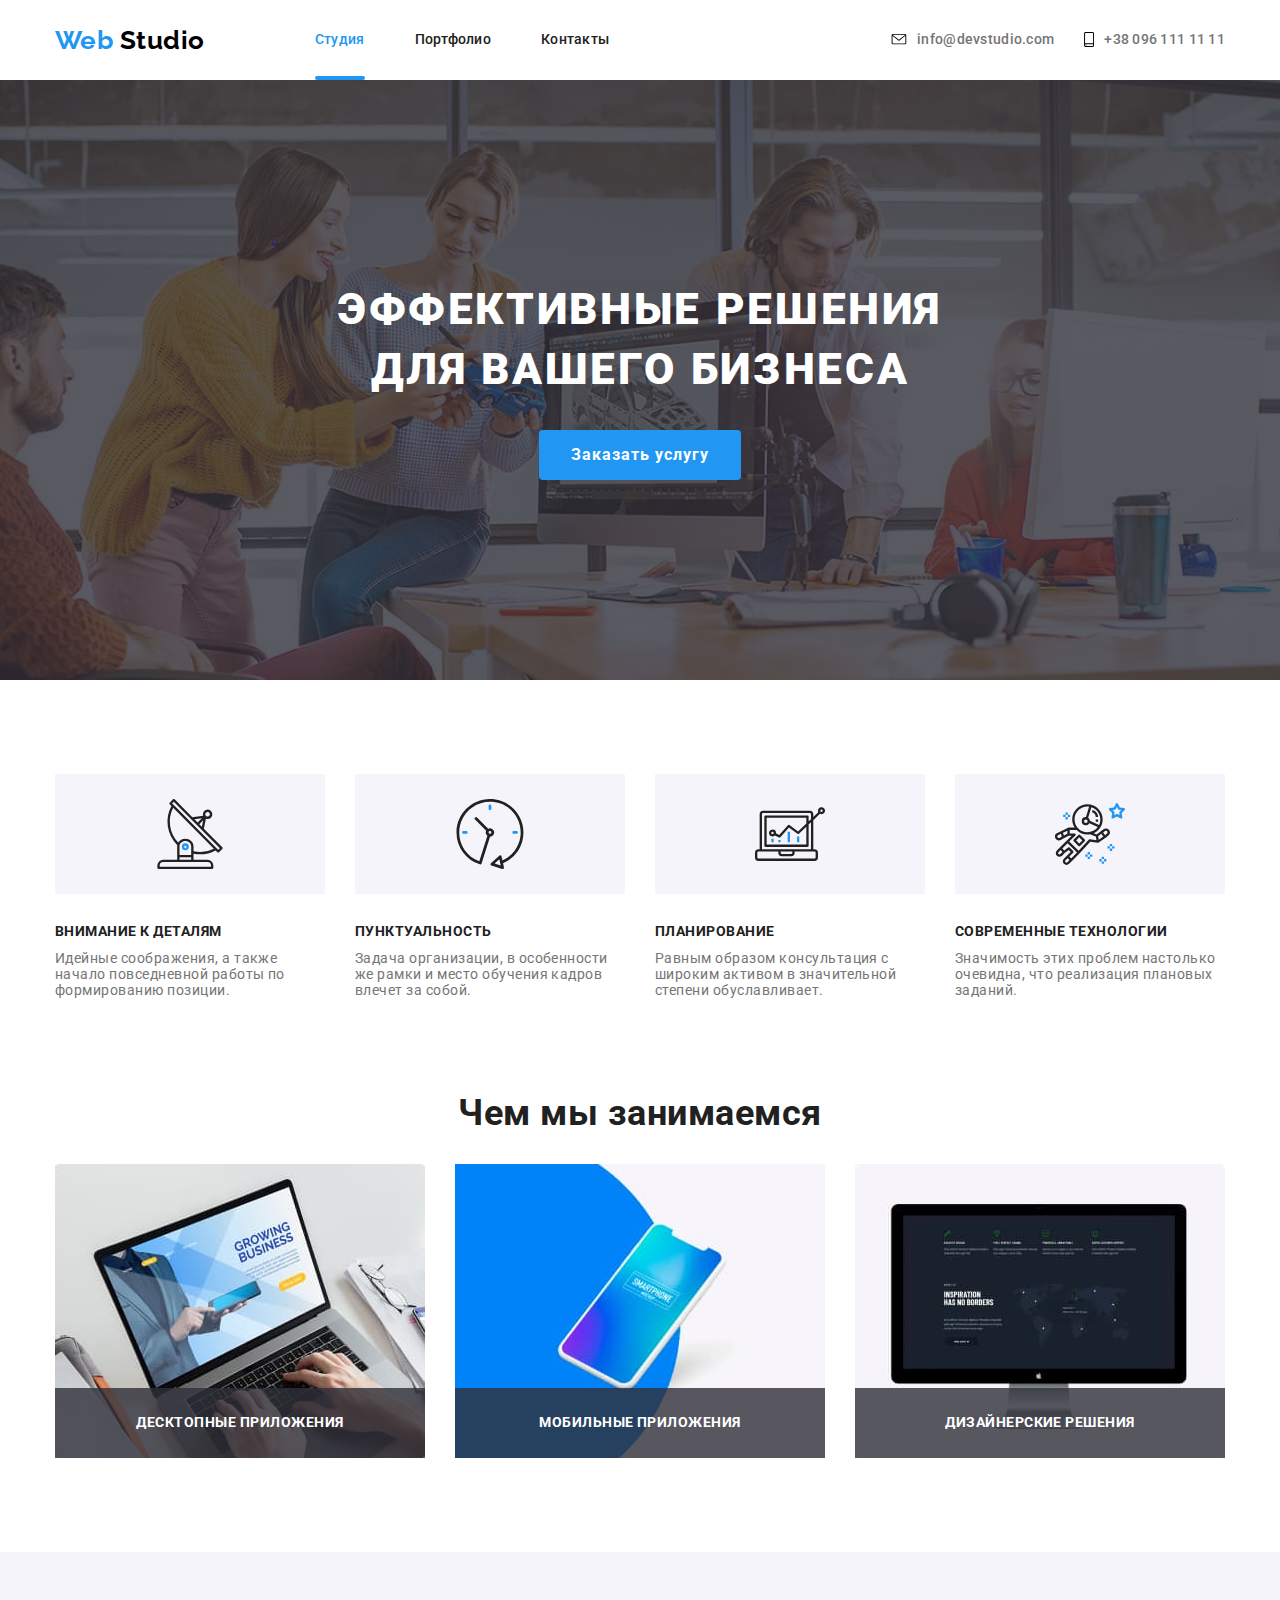
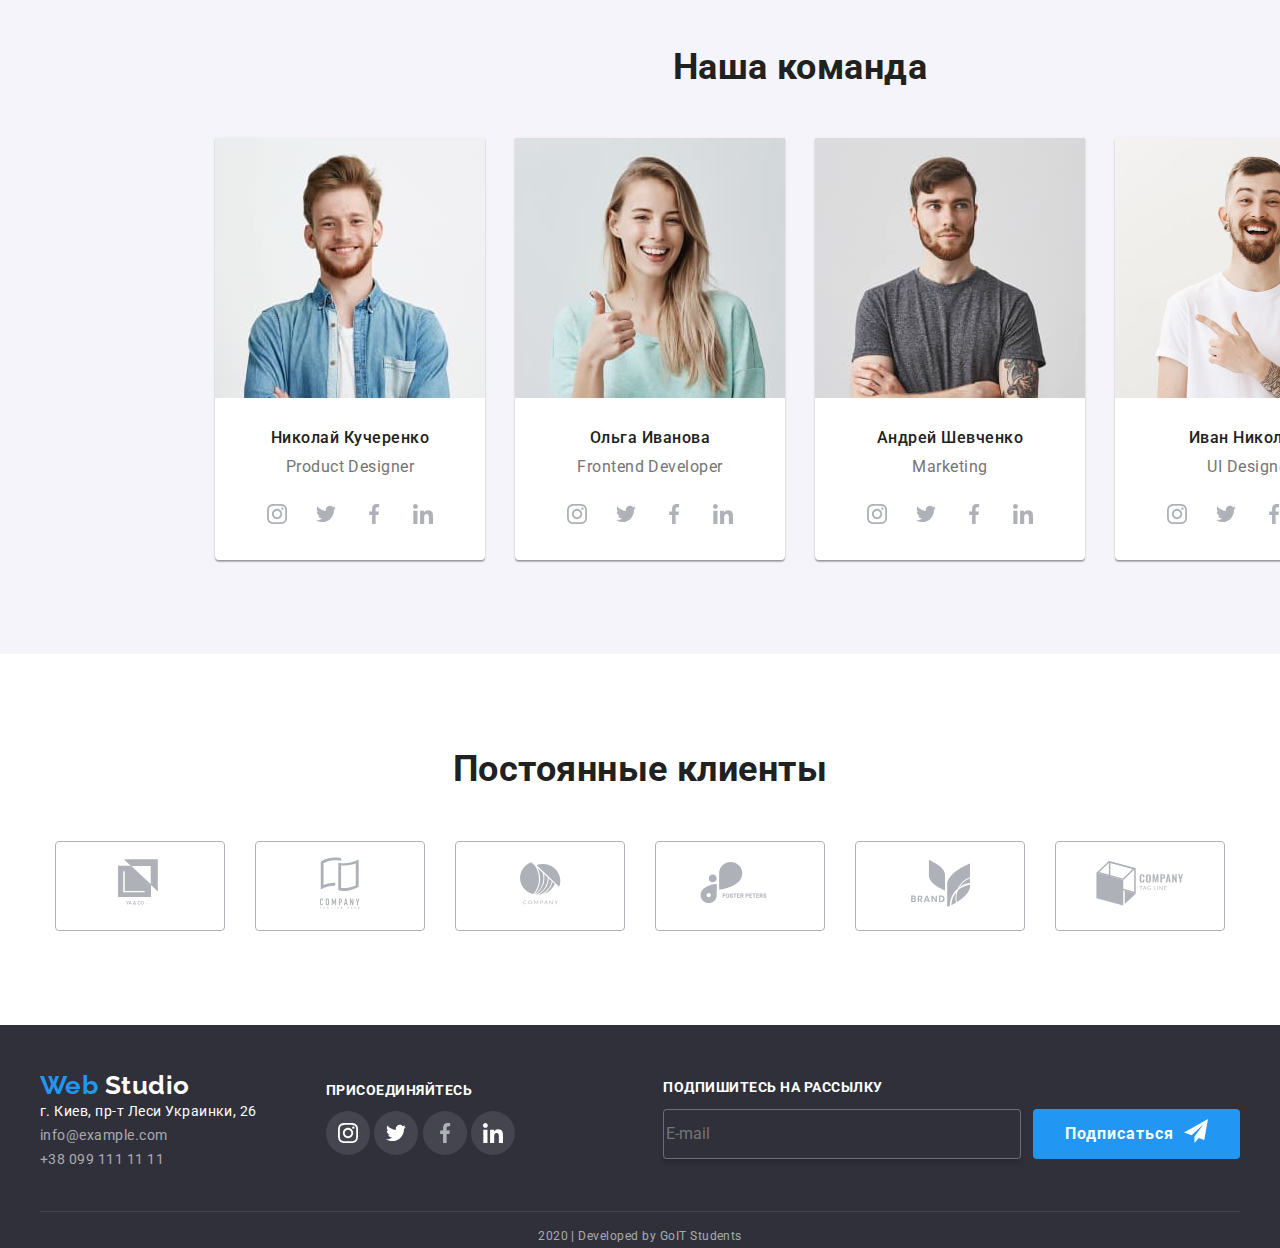
<file: index.html>
<!DOCTYPE html>
<html lang="ru">
  <head>
    <meta charset="UTF-8" />
    <meta name="viewport" content="width=device-width, initial-scale=1.0" />
    <title>Web Studio v.1</title>
    <link
      href="https://fonts.googleapis.com/css2?family=Raleway:wght@700&family=Roboto:wght@400;500;700;900&display=swap"
      rel="stylesheet"
    />
    <link
      rel="stylesheet"
      href="https://cdnjs.cloudflare.com/ajax/libs/modern-normalize/0.6.0/modern-normalize.min.css"
    />
    <link rel="stylesheet" href="./css/styles.css" />
  </head>
  <body>
    <!-- Шапка страницы -->
    <header>
      <nav class="main-nav">
        <div class="logo">
          <a href="./">
            <span class="logo-web">Web </span>
            <span class="logo-studio">Studio</span>
          </a>
        </div>
        <div class="site-nav">
          <ul class="site-nav list">
            <li class="item"><a href="./" class="link current">Студия</a></li>
            <li class="item">
              <a href="./portfolio.html" class="link">Портфолио</a>
            </li>
            <li class="item"><a href="" class="link">Контакты</a></li>
          </ul>
        </div>
        <!-- <address> -->
        <div class="outh-nav">
          <ul class="outh-nav list">
            <li class="item">
              <a href="mailto:info@devstudio.com" class="link">
                <svg class="item-icon-envelope">
                  <use href="./img/sprite.svg#icon-envelope"></use>
                </svg>
                info@devstudio.com</a
              >
            </li>
            <li class="item">
              <a href="tel:+380961111111" class="link">
                <svg class="item-icon-smartphone">
                  <use href="./img/sprite.svg#icon-smartphone"></use>
                </svg>
                +38 096 111 11 11</a
              >
            </li>
          </ul>
        </div>
        <!-- </address> -->
      </nav>
    </header>
    <!-- Основной контент страницы -->
    <main>
      <!-- Герой -->
      <div>
        <section class="hero">
          <h1 class="hero-title">
            Эффективные решения <br />
            для вашего бизнеса
          </h1>
          <button class="primary-button" data-modal-open>Заказать услугу</button>
        <div class="backdrop is-hidden" data-modal>
          <div class="modal">
            <a href="" class="close-cross-button">
            <img src="./img/close-black.svg" alt="крестик" />
            </a>
            <form class="form">
              <p class="form-field-text">Оставьте свои данные, мы вам перезвоним</p>
              <div class="form-field">
                <input type="text" class="form-input" name="name" id="name" placeholder=" "/>
                <label for="name" class="form-label">Имя</label>
                  <svg class="icon">
                    <use href="./img/sprite.modalwindow.svg#icon-person-black"></use>
                  </svg>
              </div>
              <div class="form-field">
                <input type="tel" class="form-input" name="tel" id="tel" placeholder=" "/>
                <label for="tel" class="form-label">Телефон</label>
              <svg class="icon">
                <use href="./img/sprite.modalwindow.svg#icon-phone-black"></use>
              </svg>
              </div> 
              <div class="form-field">
                <input type="email" class="form-input" name="email" id="email" placeholder=" " />
                <label for="email" class="form-label">Почта</label>
              <svg class="icon">
                <use href="./img/sprite.modalwindow.svg#icon-email-black"></use>
              </svg>
              </div>
              <div class="form-field-textarea">
                <textarea name="comment" id="comment" rows="8" placeholder="Комментарий"></textarea>
              </div>
              <div class="form-field-checkbox">
                <input class="checkbox" type="checkbox" name="license" value="license" id="license" />
                <label class="label" for="license">Соглашаюсь с рассылкой и принимаю <a href="" class="licence-link">Условия договора</a></label>
              </div>
              <button type="submit" class="primary-button-modal" data-modal-close>Отправить</button>
            </form>
           
          </div>
      </div>
      </section>
      <!-- Преимущества-->
      <section class="advantages">
        <div class="container">
          <h2 class="advantages-title">Преимущества</h2>
          <ul class="advantages-list">
            <li class="item">
              <h3 class="advantages-name">Внимание к деталям</h3>
              <p class="advantages-text">
                Идейные соображения, а также начало повседневной работы по
                формированию позиции.
              </p>
            </li>
            <li class="item">
              <h3 class="advantages-name">Пунктуальность</h3>
              <p class="advantages-text">
                Задача организации, в особенности же рамки и место обучения
                кадров влечет за собой.
              </p>
            </li>
            <li class="item">
              <h3 class="advantages-name">Планирование</h3>
              <p class="advantages-text">
                Равным образом консультация с широким активом в значительной
                степени обуславливает.
              </p>
            </li>
            <li class="item">
              <h3 class="advantages-name">Современные технологии</h3>
              <p class="advantages-text">
                Значимость этих проблем настолько очевидна, что реализация
                плановых заданий.
              </p>
            </li>
          </ul>
        </div>
      </section>
      <!-- Чем мы занимаемся -->
      <section class="work">
        <div class="container">
          <h2 class="work-title">Чем мы занимаемся</h2>
          <ul class="work-list">
            <li class="item">
              <img src="./img/notebook.jpg" alt="ноутбук" />
              <h3 class="work-name">Десктопные приложения</h3>
            </li>
            <li class="item">
              <img src="./img/iphone.jpg" alt="айфон" />
              <h3 class="work-name">Мобильные приложения</h3>
            </li>
            <li class="item">
              <img src="./img/monitor.jpg" alt="монитор" />
              <h3 class="work-name">Дизайнерские решения</h3>
            </li>
          </ul>
        </div>
      </section>
      <!-- Наша команда-->
      <section class="team">
        <div class="container-team">
          <h2 class="team-title">Наша команда</h2>
          <ul class="team-list">
            <li class="item">
              <img src="./img/John_Smith.jpg" alt="Фото Николая Кучеренко" />
              <h3 class="team-name">Николай Кучеренко</h3>
              <p class="team-function">Product Designer</p>
              <a href="" class="social-links">
                <svg class="social-links-item">
                  <use href="./img/sprite.svg#icon-instagram"></use>
                  </svg>
                </a>
              <a href="" class="social-links">
                <svg class="social-links-item">
                  <use href="./img/sprite.svg#icon-twitter"></use></svg
              ></a>
              <a href="" class="social-links"
                ><svg class="social-links-item">
                  <use href="./img/sprite.svg#icon-facebook"></use></svg
              ></a>
              <a href="" class="social-links"
                ><svg class="social-links-item">
                  <use href="./img/sprite.svg#icon-linkedin"></use></svg
              ></a>
            </li>
            <li class="item">
              <img src="./img/Marta_Stewart.jpg" alt="Фото Ольги Ивановой" />
              <h3 class="team-name">Ольга Иванова</h3>
              <p class="team-function">Frontend Developer</p>
              <a href="" class="social-links"
                ><svg class="social-links-item">
                  <use href="./img/sprite.svg#icon-instagram"></use></svg
              ></a>
              <a href="" class="social-links"
                ><svg class="social-links-item">
                  <use href="./img/sprite.svg#icon-twitter"></use></svg
              ></a>
              <a href="" class="social-links"
                ><svg class="social-links-item">
                  <use href="./img/sprite.svg#icon-facebook"></use></svg
              ></a>
              <a href="" class="social-links"
                ><svg class="social-links-item">
                  <use href="./img/sprite.svg#icon-linkedin"></use></svg
              ></a>
            </li>
            <li class="item">
              <img src="./img/Robert_Jakis.jpg" alt="Фото Андрея Шевченко" />
              <h3 class="team-name">Андрей Шевченко</h3>
              <p class="team-function">Marketing</p>
              <a href="" class="social-links"
                ><svg class="social-links-item">
                  <use href="./img/sprite.svg#icon-instagram"></use></svg
              ></a>
              <a href="" class="social-links"
                ><svg class="social-links-item">
                  <use href="./img/sprite.svg#icon-twitter"></use></svg
              ></a>
              <a href="" class="social-links"
                ><svg class="social-links-item">
                  <use href="./img/sprite.svg#icon-facebook"></use></svg
              ></a>
              <a href="" class="social-links"
                ><svg class="social-links-item">
                  <use href="./img/sprite.svg#icon-linkedin"></use></svg
              ></a>
            </li>
            <li class="item">
              <img src="./img/Martin_Doe.jpg" alt="Фото Ивана Николаева" />
              <h3 class="team-name">Иван Николаев</h3>
              <p class="team-function">UI Designer</p>
              <a href="" class="social-links"
                ><svg class="social-links-item">
                  <use href="./img/sprite.svg#icon-instagram"></use></svg
              ></a>
              <a href="" class="social-links"
                ><svg class="social-links-item">
                  <use href="./img/sprite.svg#icon-twitter"></use></svg
              ></a>
              <a href="" class="social-links"
                ><svg class="social-links-item">
                  <use href="./img/sprite.svg#icon-facebook"></use></svg
              ></a>
              <a href="" class="social-links"
                ><svg class="social-links-item">
                  <use href="./img/sprite.svg#icon-linkedin"></use></svg
              ></a>
            </li>
          </ul>
        </div>
      </section>
      <!-- Постоянные клиенты-->
      <section class="clients">
        <div class="container-clients">
          <h2 class="clients-title">Постоянные клиенты</h2>
          <ul class="clients-list">
            <li class="item">
              <a href="">
                <svg class="clients-item" width="44" height="49">
                  <use href="./img/sprite.svg#icon-company_1_ya__co"></use>
                </svg>
              </a>
            </li>
            <li class="item">
              <a href="">
                <svg class="clients-item" width="40" height="52">
                  <use
                    href="./img/sprite.svg#icon-company_2_tag_line_hear"
                  ></use>
                </svg>
              </a>
            </li>
            <li class="item">
              <a href="">
                <svg class="clients-item" width="41" height="43">
                  <use href="./img/sprite.svg#icon-company_3"></use>
                </svg>
              </a>
            </li>
            <li class="item">
              <a href="">
                <svg class="clients-item" width="80" height="42">
                  <use
                    href="./img/sprite.svg#icon-company_4_Foster_Peters"
                  ></use>
                </svg>
              </a>
            </li>
            <li class="item">
              <a href="">
                <svg class="clients-item" width="59" height="47">
                  <use href="./img/sprite.svg#icon-company_5_brand"></use>
                </svg>
              </a>
            </li>
            <li class="item">
              <a href="">
                <svg class="clients-item" width="88" height="45">
                  <use href="./img/sprite.svg#icon-company_6_tag_line"></use>
                </svg>
              </a>
            </li>
          </ul>
        </div>
      </section>
    </main>
    <!-- Подвал страницы-->
    <footer class="contacts">
      <div class="footer-position">
        <div class="adress-info">
          <a href="./">
            <span class="logo-web">Web </span>
            <span class="logo-studio-footer">Studio</span>
          </a>
          <address>
            <ul class="adress">
              <li>
                <a href="" class="map">г. Киев, пр-т Леси Украинки, 26</a>
              </li>
              <li>
                <a href="mailto:info@example.com" class="link"
                  >info@example.com</a
                >
              </li>
              <li>
                <a href="tel:+380991111111" class="link">+38 099 111 11 11</a>
              </li>
            </ul>
          </address>
        </div>
        <section>
          <div class="social-invintation">
            <h2 class="invitation">присоединяйтесь</h2>
            <a href="" class="social-links-footer"
              ><svg class="social-links-item-footer">
                <use href="./img/sprite.svg#icon-instagram"></use></svg
            ></a>
            <a href="" class="social-links-footer">
              <svg class="social-links-item-footer">
                <use href="./img/sprite.svg#icon-twitter"></use></svg
            ></a>
            <a href="" class="social-links-footer"
              ><svg class="social-links-item">
                <use href="./img/sprite.svg#icon-facebook"></use></svg
            ></a>
            <a href="" class="social-links-footer">
              <svg class="social-links-item-footer">
                <use href="./img/sprite.svg#icon-linkedin"></use>
              </svg>
            </a>
          </div>
        </section>
        <div class="sign-up">
          <form class="form-footer">
            <div class="sign-up">
             <p class="invitation">подпишитесь на рассылку</p>
             <input type="email" class="form-input-footer" name="email" id="email" placeholder="E-mail" />
            </div>
          </form>
        </div>
        <div class="position-footer-button">
            <a href="" class="primary-button">
            Подписаться<span class="btn-icon"></span
          ></a>
        </div>
      </div>
      <div class="signature-border">
        <p class="signature">2020 | Developed by GoIT Students</p>
      </div>
    </footer>
    <script src="./js/modal.js"></script>
  </body>
</html>
</file>
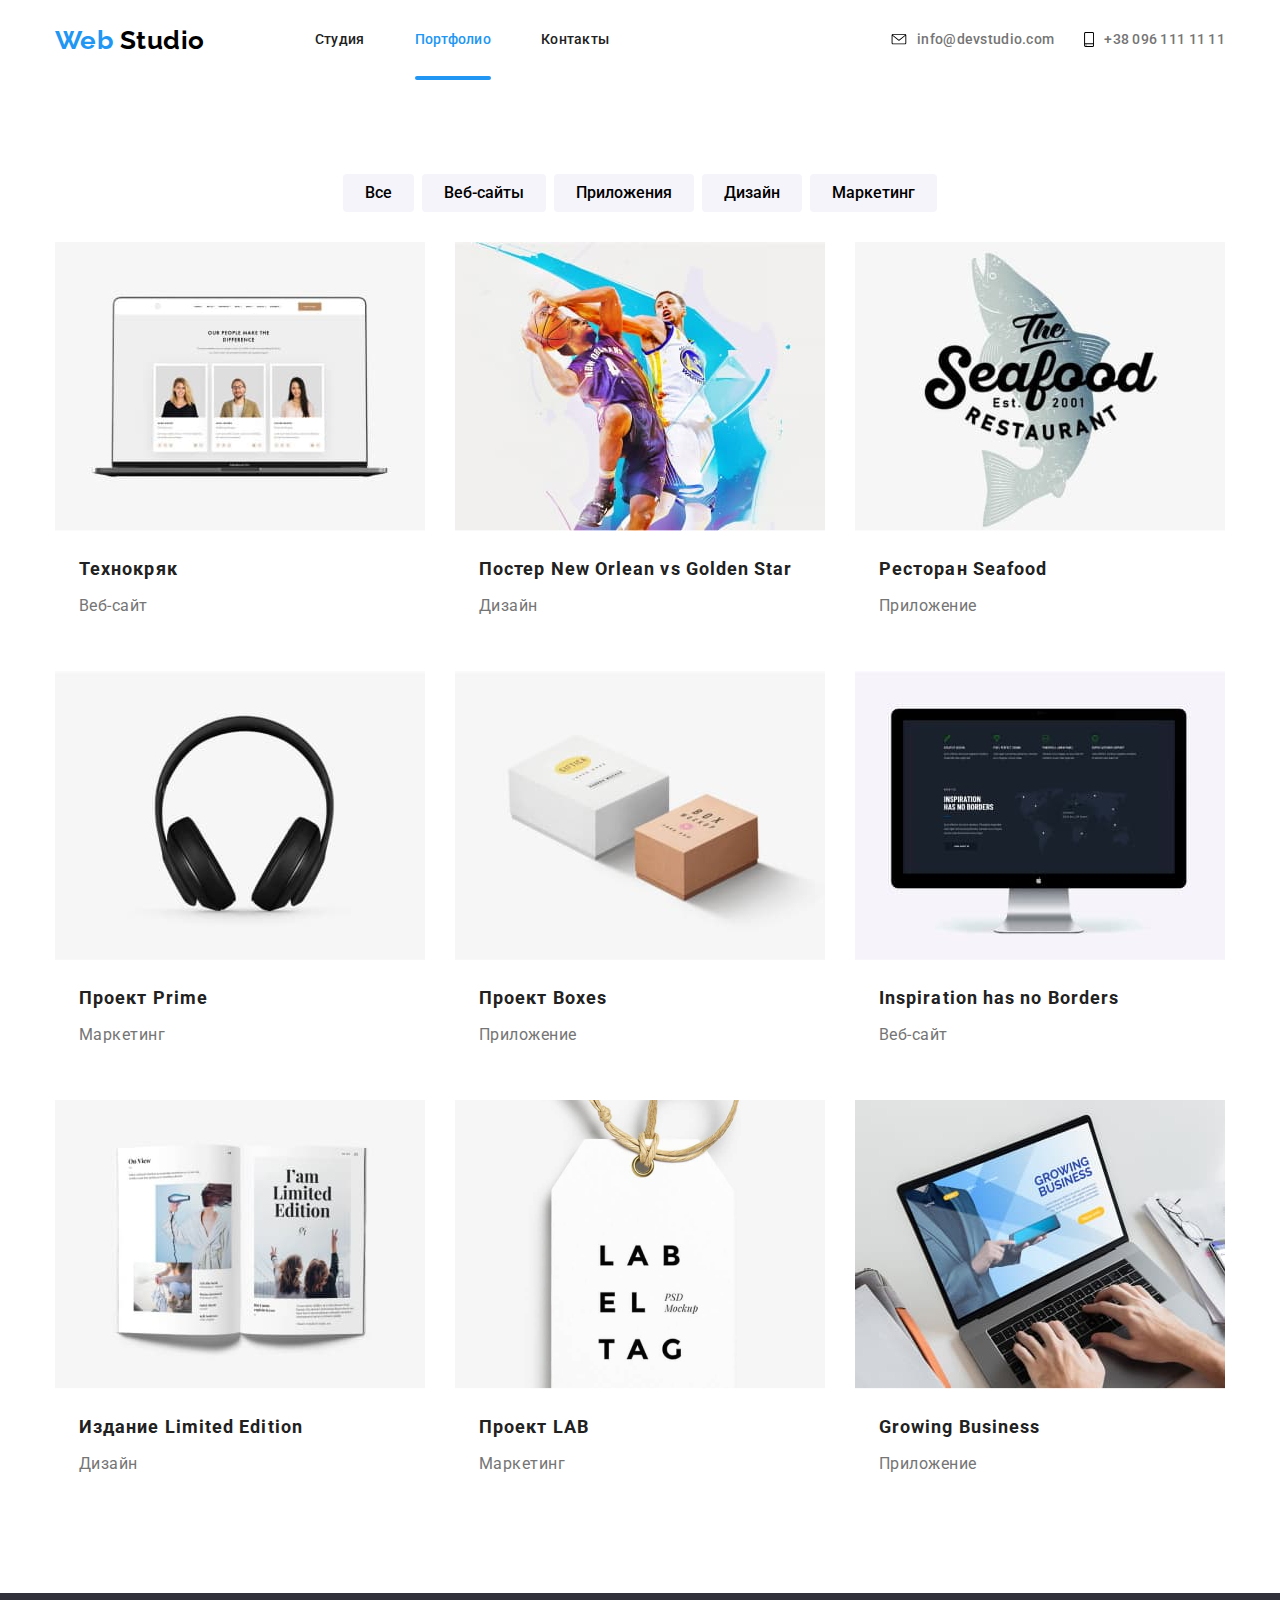
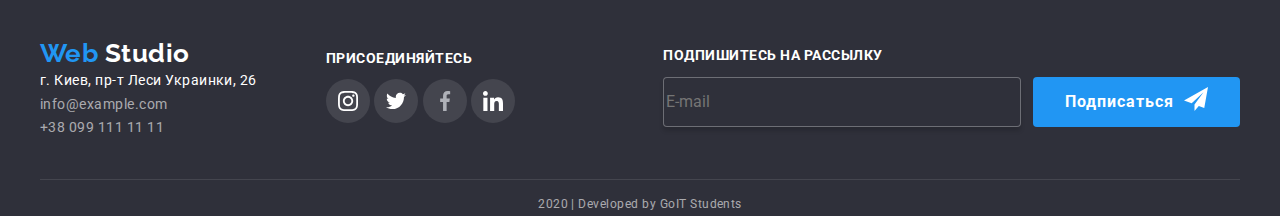
<file: portfolio.html>
<!DOCTYPE html>
<html lang="ru">
  <head>
    <meta charset="UTF-8" />
    <meta name="viewport" content="width=device-width, initial-scale=1.0" />
    <title>portfolio</title>
    <link
      href="https://fonts.googleapis.com/css2?family=Raleway:wght@700&family=Roboto:wght@400;500;700;900&display=swap"
      rel="stylesheet"
    />
    <link
      rel="stylesheet"
      href="https://cdnjs.cloudflare.com/ajax/libs/modern-normalize/0.6.0/modern-normalize.min.css"
    />
    <link rel="stylesheet" href="./css/styles.css" />
  </head>

  <body>
    <!-- Шапка страницы -->
    <header>
      <nav class="main-nav">
        <div class="logo">
          <a href="./">
            <span class="logo-web">Web </span>
            <span class="logo-studio">Studio</span>
          </a>
        </div>
        <div class="site-nav">
          <ul class="site-nav list">
            <li class="item"><a href="./index.html" class="link">Студия</a></li>
            <li class="item">
              <a href="./" class="link current">Портфолио</a>
            </li>
            <li class="item"><a href="" class="link">Контакты</a></li>
          </ul>
        </div>
        <!-- <address> -->
        <div class="outh-nav">
          <ul class="outh-nav list">
            <li class="item">
              <a href="mailto:info@devstudio.com" class="link">
                <svg class="item-icon-envelope">
                  <use href="./img/sprite.svg#icon-envelope"></use>
                </svg>
                info@devstudio.com</a
              >
            </li>
            <li class="item">
              <a href="tel:+380961111111" class="link">
                <svg class="item-icon-smartphone">
                  <use href="./img/sprite.svg#icon-smartphone"></use>
                </svg>
                +38 096 111 11 11</a
              >
            </li>
          </ul>
        </div>
        <!-- </address> -->
      </nav>
    </header>
    <!-- Основной контент страницы -->
    <main>
      <!-- Портфолио -->
      <section>
        <h1 class="portfolio-title">Портфолио</h1>
        <!-- Радио кнопки -->
        <div class="container">
          <ul class="button-list">
            <li class="item">
              <button type="button" class="secondary-button">Все</button>
              <!-- <ul class="submenu">
                <li class="submenu-item">Пункт1</li>
                <li class="submenu-item">Пункт2</li>
                <li class="submenu-item">Пункт3</li>
              </ul> -->
            </li>
            <li class="item">
              <button type="button" class="secondary-button">Веб-сайты</button>
              <!-- <ul class="submenu">
                <li class="submenu-item">Пункт1</li>
                <li class="submenu-item">Пункт2</li>
                <li class="submenu-item">Пункт3</li>
              </ul> -->
            </li>
            <li class="item">
              <button type="button" class="secondary-button">Приложения</button>
              <!-- <ul class="submenu">
                <li class="submenu-item">Пункт1</li>
                <li class="submenu-item">Пункт2</li>
                <li class="submenu-item">Пункт3</li>
              </ul> -->
            </li>
            <li class="item">
              <button type="button" class="secondary-button">Дизайн</button>
              <!-- <ul class="submenu">
                <li class="submenu-item">Пункт1</li>
                <li class="submenu-item">Пункт2</li>
                <li class="submenu-item">Пункт3</li>
              </ul> -->
            </li>
            <li class="item">
              <button type="button" class="secondary-button">Маркетинг</button>
              <!-- <ul class="submenu">
                <li class="submenu-item">Пункт1</li>
                <li class="submenu-item">Пункт2</li>
                <li class="submenu-item">Пункт3</li>
              </ul> -->
            </li>
          </ul>
        </div>
        <!-- Карточки -->
        <div class="portfolio-container">
          <ul class="portfolio-list">
            <li class="item">
              <div class="product-thumb">
                <a href=""
                  ><img src="./img/Our_people.jpg" alt="фото наша команда" />
                  <p class="portfolio-text">
                    Технокряк это современная площадка распространения
                    коронавируса. Компании используют эту платформу для
                    цифрового шпионажа и атак на защищённые сервера конкурентов.
                  </p>
                </a>
              </div>
              <h2 class="portfolio-name">Технокряк</h2>
              <p class="portfolio-item">Веб-сайт</p>
            </li>
            <li class="item">
              <div class="product-thumb">
                <a href="">
                  <img src="./img/Basketball.jpg" alt="фото игра в баскетбол" />
                  <p class="portfolio-text">
                    Технокряк это современная площадка распространения
                    коронавируса. Компании используют эту платформу для
                    цифрового шпионажа и атак на защищённые сервера конкурентов.
                  </p>
                </a>
              </div>
              <h2 class="portfolio-name">Постер New Orlean vs Golden Star</h2>
              <p class="portfolio-item">Дизайн</p>
            </li>
            <li class="item">
              <div class="product-thumb">
                <a href="">
                  <img src="./img/Seafood.jpg" alt="логотип ресторана" />
                  <p class="portfolio-text">
                    Технокряк это современная площадка распространения
                    коронавируса. Компании используют эту платформу для
                    цифрового шпионажа и атак на защищённые сервера конкурентов.
                  </p>
                </a>
              </div>
              <h2 class="portfolio-name">Ресторан Seafood</h2>
              <p class="portfolio-item">Приложение</p>
            </li>
            <li class="item">
              <div class="product-thumb">
                <a href="">
                  <img src="./img/Headphones.jpg" alt="наушники" />
                  <p class="portfolio-text">
                    Технокряк это современная площадка распространения
                    коронавируса. Компании используют эту платформу для
                    цифрового шпионажа и атак на защищённые сервера конкурентов.
                  </p>
                </a>
              </div>
              <h2 class="portfolio-name">Проект Prime</h2>
              <p class="portfolio-item">Маркетинг</p>
            </li>
            <li class="item">
              <div class="product-thumb">
                <a href="">
                  <img src="./img/boxes.jpg" alt="коробки" />
                  <p class="portfolio-text">
                    Технокряк это современная площадка распространения
                    коронавируса. Компании используют эту платформу для
                    цифрового шпионажа и атак на защищённые сервера конкурентов.
                  </p>
                </a>
              </div>
              <h2 class="portfolio-name">Проект Boxes</h2>
              <p class="portfolio-item">Приложение</p>
            </li>
            <li class="item">
              <div class="product-thumb">
                <a href="">
                  <img src="./img/Monitor1.jpg" alt="монитор компьютера" />
                  <p class="portfolio-text">
                    Технокряк это современная площадка распространения
                    коронавируса. Компании используют эту платформу для
                    цифрового шпионажа и атак на защищённые сервера конкурентов.
                  </p>
                </a>
              </div>
              <h2 class="portfolio-name">Inspiration has no Borders</h2>
              <p class="portfolio-item">Веб-сайт</p>
            </li>
            <li class="item">
              <div class="product-thumb">
                <a href="">
                  <img src="./img/book.jpg" alt="открытая брошюра" />
                  <p class="portfolio-text">
                    Технокряк это современная площадка распространения
                    коронавируса. Компании используют эту платформу для
                    цифрового шпионажа и атак на защищённые сервера конкурентов.
                  </p>
                </a>
              </div>
              <h2 class="portfolio-name">Издание Limited Edition</h2>
              <p class="portfolio-item">Дизайн</p>
            </li>
            <li class="item">
              <div class="product-thumb">
                <a href="">
                  <img src="./img/tag.jpg" alt="бирка" />
                  <p class="portfolio-text">
                    Технокряк это современная площадка распространения
                    коронавируса. Компании используют эту платформу для
                    цифрового шпионажа и атак на защищённые сервера конкурентов.
                  </p>
                </a>
              </div>
              <h2 class="portfolio-name">Проект LAB</h2>
              <p class="portfolio-item">Маркетинг</p>
            </li>
            <li class="item">
              <div class="product-thumb">
                <a href="">
                  <img src="./img/Notebook1.jpg" alt="ноутбук" />
                  <p class="portfolio-text">
                    Технокряк это современная площадка распространения
                    коронавируса. Компании используют эту платформу для
                    цифрового шпионажа и атак на защищённые сервера конкурентов.
                  </p>
                </a>
              </div>
              <h2 class="portfolio-name">Growing Business</h2>
              <p class="portfolio-item">Приложение</p>
            </li>
          </ul>
        </div>
      </section>
    </main>
    <!-- Подвал страницы-->
    <footer class="contacts">
      <div class="footer-position">
        <div class="adress-info">
          <a href="./">
            <span class="logo-web">Web </span>
            <span class="logo-studio-footer">Studio</span>
          </a>
          <address>
            <ul class="adress">
              <li>
                <a href="" class="map">г. Киев, пр-т Леси Украинки, 26</a>
              </li>
              <li>
                <a href="mailto:info@example.com" class="link"
                  >info@example.com</a
                >
              </li>
              <li>
                <a href="tel:+380991111111" class="link">+38 099 111 11 11</a>
              </li>
            </ul>
          </address>
        </div>
        <section>
          <div class="social-invintation">
            <h2 class="invitation">присоединяйтесь</h2>
            <a href="" class="social-links-footer"
              ><svg class="social-links-item-footer">
                <use href="./img/sprite.svg#icon-instagram"></use></svg
            ></a>
            <a href="" class="social-links-footer">
              <svg class="social-links-item-footer">
                <use href="./img/sprite.svg#icon-twitter"></use></svg
            ></a>
            <a href="" class="social-links-footer"
              ><svg class="social-links-item">
                <use href="./img/sprite.svg#icon-facebook"></use></svg
            ></a>
            <a href="" class="social-links-footer">
              <svg class="social-links-item-footer">
                <use href="./img/sprite.svg#icon-linkedin"></use>
              </svg>
            </a>
          </div>
        </section>
        <div class="sign-up">
          <form class="form-footer">
            <div class="sign-up">
              <p class="invitation">подпишитесь на рассылку</p>
              <input
                type="email"
                class="form-input-footer"
                name="email"
                id="email"
                placeholder="E-mail"
              />
            </div>
          </form>
        </div>
        <div class="position-footer-button">
          <a href="" class="primary-button">
            Подписаться<span class="btn-icon"></span
          ></a>
        </div>
      </div>
      <div class="signature-border">
        <p class="signature">2020 | Developed by GoIT Students</p>
      </div>
    </footer>
  </body>
</html>
</file>
<file: css/styles.css>
/* Палитра фон */
/* цвет фона хэдэра #FFFFFF */
/* основной цвет фона #FFFFFF */
/* цвет фона иконок секции преимущества и секции наша команда #F5F4FA  */
/* цвет фона заливки надписей секции чем мы занимаемся rgba(47, 48, 58, 0.8) */
/* цвет фона футера #2F303A */

/* Палитра текст */
/* цвет акцента и заливки кнопок (синий) #2196F3 */
/* черный #000000 */
/* светло черный #212121 */
/* серый #757575 */
/* белый #FFFFFF */
/* электронка, телефон, имейл, подпись в футере rgba(255, 255, 255, 0.6) */

:root {
  --white: #ffffff;
  --dark-white: #FFFFFF;
  --grey: #f5f4fa;
  --dark-grey: rgba(47, 48, 58, 0.8);
  --dark-grey-footer: #2f303a;
  --primery-text-color: #212121;
  --accent-color: #2196f3;
  --black: #000000;
  --grey-text: #757575;
  --conacts-color: rgba(255, 255, 255, 0.6);
}
html {
  box-sizing: border-box;
}

*,
*::before,
*::after {
  box-sizing: inherit;
}

ul {
  list-style: none;
  margin: 0;
  padding: 0;
}

a {
  text-decoration: none;
}

img {
  display: block;
}

body {
  background-color: var(--white);
  color: var(--primery-text-color);
  font-family: Roboto, sans-serif;
  letter-spacing: 0.03em;
  padding-top: 80px;
}

/* Стили страницы Студия (хэдер, футэр общие) */

/* Хэдэр */

header {
  background-color: var(--white);
  position: fixed;
  width: 100%;
  z-index: 2;
  top: 0;
  left: 0;
}

.main-nav {
  display: flex;
  align-items: center;
  margin-bottom: 0;
  margin-right: auto;
  margin-left: auto;
  width: 1200px;
  padding-left: 15px;
  padding-right: 15px;
}

.logo-web {
  color: var(--accent-color);
  font-family: Raleway, sans-serif;
  font-weight: 700;
  font-size: 26px;
  line-height: 1.19;
}

.logo-studio {
  color: var(--black);
  font-family: Raleway, sans-serif;
  font-weight: 700;
  font-size: 26px;
  line-height: 1.19em;
}

.logo-studio-footer {
  color: var(--white);
  font-family: Raleway, sans-serif;
  font-weight: 700;
  font-size: 26px;
  line-height: 1.19em;
}

.site-nav {
  display: flex;
  margin-left: 55px;
}

.site-nav .item + .item {
  margin-left: 50px;
}

.site-nav .link {
  color: var(--primery-text-color);
  font-weight: 500;
  font-size: 14px;
  line-height: 1.14;
  letter-spacing: 0.02em;
  padding-top: 32px;
  padding-bottom: 32px;
  display: block;
  transition: color 250ms cubic-bezier(0.4, 0, 0.2, 1);
}

.site-nav .link:hover,
.site-nav .link:focus {
  color: var(--accent-color);
}

.site-nav .link.current {
  color: var(--accent-color);
  position: relative;
}

.site-nav .link.current::after {
  content: '';
  display: block;
  position: absolute;
  left: 0;
  bottom: 0;
  width: 100%;
  height: 4px;
  background-color: var(--accent-color);
  border-radius: 2px;
  transition: opacity 250ms cubic-bezier(0.4, 0, 0.2, 1);
}

.outh-nav {
  display: flex;
  margin-left: auto;
  align-items: center;
}

.outh-nav .item + .item {
  margin-left: 30px;
}


.outh-nav .link {
  color: var(--grey-text);
  font-weight: 500;
  font-style: normal;
  font-size: 14px;
  line-height: 1.14px;
  letter-spacing: 0.02em;
  padding-top: 32px;
  padding-bottom: 32px;
  display: flex;
  align-items: center;
  transition: color 250ms cubic-bezier(0.4, 0, 0.2, 1);
}

.item .link:focus,
.item .link:hover {
  fill: var(--accent-color);
  border-color: var(--accent-color);
}

.outh-nav .link:hover,
.outh-nav .link:focus {
color: var(--accent-color);
}

.item-icon-smartphone {
  display: block;
  width: 10px;
  height: 15px;
  margin-right: 10px;
  fill: color: var(--grey-text);
}

.item-icon-smartphone:hover,
.item-icon-smartphone:focus {
  fill: var(--accent-color);
}

.item-icon-envelope {
  display: block;
  width: 16px;
  height: 11px;
  margin-right: 10px;
  fill: color: var(--grey-text);
}

.item-icon-envelope:hover,
.item-icon-envelope:focus {
  fill: var(--accent-color);
}


/* Герой */
.hero {
  text-align: center;
  mawidth: 1600px;
  height: 600px;
  margin-left: auto;
  margin-right: auto;
  background-image: linear-gradient( to right,  
  rgba(47, 48, 58, 0.8),  
  rgba(47, 48, 58, 0.8)),
  url(../img/Hero_img.jpg); 
  background-repeat: no-repeat;
  background-position: center; 
  background-size: cover;
}

.hero-title {
  margin-top: 0px;
  margin-bottom: 30px;
  padding-top: 200px;
  color: var(--white);
  font-weight: 900;
  font-size: 44px;
  line-height: 1.36;
  letter-spacing: 0.06em;
  text-transform: uppercase;
}

/* Hero-footer-button */
.primary-button {
  display: inline-flex;
  color: var(--white);
  background-color: var(--accent-color);
  font-weight: 700;
  font-size: 16px;
  line-height: 1.88;
  text-align: center;
  letter-spacing: 0.06em;
  padding: 10px 32px;
  border-radius: 4px;
  min-width: 200px;
  border: none;
  justify-content: center;
}

.container {
  padding-top: 94px;
  margin-bottom: 0;
  margin-right: auto;
  margin-left: auto;
  width: 1200px;
  padding-left: 15px;
  padding-right: 15px;
}

.container .item + .item {
  margin-left: 30px;
}

.container-team {
  margin-top: 94px;
  margin-bottom: 0;
  margin-right: auto;
  margin-left: auto;
  width: 1600px;
  padding-right: 215px;
  padding-left: 215px;
  padding-top: 94px;
  padding-bottom: 94px;
}

.container-team .item + .item {
  margin-left: 30px;
}

.container-clients {
  padding-top: 94px;
  padding-bottom: 94px;
  margin-bottom: 0;
  margin-right: auto;
  margin-left: auto;
  width: 1200px;
  padding-left: 15px;
  padding-right: 15px;
}

.container-clients .item + .item {
  margin-left: 30px;
}


.backdrop {
  position: fixed;
  top: 0px;
  left: 0;
  right: 0;
  bottom: 0;
  background-color: rgba(0, 0, 0, 0.2);
  z-index: 3;
}

.backdrop.is-hidden {
  opacity: 0;
  pointer-events: none;
}

.modal {
  height: 581px;
  width: 528px;
  background-color: #ffffff;
  position: absolute;
  top: 50%;
  left: 50%;
  transform: translate(-50%, -50%);
  position: relative;
  box-shadow: 0px 2px 1px rgba(0, 0, 0, 0.2), 0px 1px 1px rgba(0, 0, 0, 0.14), 0px 1px 3px rgba(0, 0, 0, 0.12);
  border-radius: 4px;
}

.close-cross-button {
  position: absolute;
  top: 0;
  right: 0;
  transform: translate(50%, -50%);
  width: 30px;
  height: 30px;
  border-radius: 50%;
  background-color: #ffffff;
  box-shadow: 0px 4px 4px rgba(0, 0, 0, 0.25);
  display: flex;
  align-items: center;
  justify-content: center;
}

.form {
  padding: 40px;
}

.form-field-text {
margin-bottom: 30px;
margin-top: 0px;
font-weight: bold;
font-size: 19px;
line-height: 23px;
letter-spacing: 0.03em;
color: #212121;
}

.form-field {
display: flex;
align-items: center;
margin-bottom: 28px;
font-family: Roboto;
font-size: 14px;
line-height: 16px;
letter-spacing: 0.01em;
color: #757575;
position: relative;
}

.form-field input {
width: 100%;
height: 40px;
border: 1px solid #757575;
border-radius: 2px;
}

.form-label {
  position: absolute;
  top: 50%;
  left: 42px;
  transform: translateY(-50%);
  transition: transform 250ms cubic-bezier(0.4, 0, 0.2, 1);
}

.form-input:focus + .form-label,
.form-input:not(:placeholder-shown) + .form-label {
color: var(--accent-color);  
transform: translate(-30px,-40px);
border-color: var(--accent-color);

}

.form-input:focus {
  border: 1px solid var(--accent-color);
  outline: none;
}

 .form-input:focus ~ .icon {
  fill: var(--accent-color);
}

.form-input {
  padding-left: 42px;
}

.icon {
  position: absolute;
  width: 18px;
  height: 18px;
  top: 0;
  left: 0;
  display: inline-block;
  top: 50%;
  left: 19px;
  transform: translateY(-50%);
}


.form-field-textarea {
  display: flex;
  margin-bottom: 20px;
}

.form-field-textarea textarea {
width: 100%;
height: 120px;
outline: none;
}


.form-field-textarea:focus textarea {
  border-color: var(--accent-color);
}

textarea {
  resize: none;
}

.form-field-checkbox {
  display: flex;
  align-items: center;
  margin-bottom: 28px; 
}


.form-field-checkbox label{
  display: flex;
  align-items: center;
  font-size: 14px;
  line-height: 24px;
  letter-spacing: 0.03em;
  color: #757575;
}

.checkbox {
  -webkit-appearance: none;
  -moz-appearance: none;
  appearance: none;
  position: absolute;
}

.label::before {
  content: "";
  display: flex;
  width: 16px;
  height: 15px;
  border: 1px solid black;
  border-radius: 2px;
  margin-right: 8px;
  margin-left: 12px;
}

.checkbox:checked + .label::before {
  border-color: var(--accent-color);
  background-color: var(--accent-color);
  background-image: url(../img/icon\ check.svg);
  background-size: contain;
  background-origin: border-box;
}

.label {
  transition: transform 250ms cubic-bezier(0.4, 0, 0.2, 1);
}
.checkbox:checked ~ .label {
transform: scale(1.05)
}

.licence-link {
  color: var(--accent-color);
  text-decoration: underline;
  margin-left: 4px;
}

.primary-button-modal {
  display: inline-flex;
  color: var(--white);
  background-color: var(--accent-color);
  font-weight: 700;
  font-size: 16px;
  line-height: 1.88;
  text-align: center;
  letter-spacing: 0.06em;
  padding: 10px 32px;
  border-radius: 4px;
  min-width: 200px;
  border: none;
  justify-content: center;
  box-shadow: 0px 4px 4px rgba(0, 0, 0, 0.15);
}

/* Преимущества */
.advantages-title {
  font-weight: 700;
  font-size: 36px;
  line-height: 1.17;
  text-align: center;
  display: none;
}

.advantages-list {
  display: flex;
}
.advantages-list .item {
  width: 270px;
}

.advantages-list .item::before {
  display: block;
  content: "";
  height: 120px;
  background-color: var(--grey);
  background-repeat: no-repeat;
  background-position: center;
}
.advantages-list .item:nth-child(1)::before {
  background-image: url(../img/antenna_1.svg);
}
.advantages-list .item:nth-child(2)::before {
  background-image: url(../img/clock_1.svg);
}
.advantages-list .item:nth-child(3)::before {
  background-image: url(../img/diagram_1.svg);
}
.advantages-list .item:nth-child(4)::before {
  background-image: url(../img/astronaut_1.svg);
}

.advantages-name {
  font-weight: 700;
  font-size: 14px;
  line-height: 1.14;
  text-transform: uppercase;
  margin-top: 30px;
  margin-bottom: 0;
}
.advantages-text {
  color: var(--grey-text);
  font-size: 14px;
  line-height: 1.71x;
  margin-top: 10px;
  margin-bottom: 0;
}

/* Чем мы занимаемся */
.work-title {
  font-weight: 700;
  font-size: 36px;
  line-height: 1.17;
  text-align: center;
  margin-top: 0;
  margin-bottom: 50;
}

.work-list {
  display: flex;
}

.work-list .item {
  position: relative;
  width: 370px;
}
.work-name {
  position: absolute;
  bottom: 0;
  left: 0;
  color: var(--white);
  background-color: var(--dark-grey);
  font-weight: 700;
  font-size: 14px;
  line-height: 1.14;
  text-transform: uppercase;
  margin-top: 0;
  margin-bottom: 0;
  padding-top: 27px;
  padding-bottom: 27px;
  padding-left: 80px;
  padding-right: 80px;
  width: 370px;
  text-align: center ;
}

/* Наша команда */
.team {
  background-color: var(--grey);
  text-align: center;
}
.team-title {
  font-weight: 700;
  font-size: 36px;
  line-height: 1.17;
  text-align: center;
  margin-block-start: 0px;
  margin-block-end: 50px;
}

.team-list {
  display: flex;
}

.team-list .item {
  width: 270px;
  box-shadow: 0px 2px 1px rgba(0, 0, 0, 0.2), 0px 1px 1px rgba(0, 0, 0, 0.14), 0px 1px 3px rgba(0, 0, 0, 0.12);
  border-radius: 0px 0px 4px 4px;
  background-color: var(--white);
  
}

.team-name {
  font-weight: 500;
  font-size: 16px;
  line-height: 1.19;
  margin-top: 30px;
  margin-bottom: 0px;
}

.team-function {
  color: var(--grey-text);
  margin-block-start: 10px;
  margin-block-end: 0px;

  font-size: 16px;
  line-height: 1.19;
}

.social-links {
  margin-top: 16px;
  display: inline-flex;
  width: 44px;
  height: 44px;
  border-radius: 50%;
  align-items: center;
  justify-content: center;
  margin-bottom: 24px;
}

.team-list .item a:hover,
.team-list .item a:focus {
  background-color: var(--accent-color);
}

.social-links-item {
  width: 20px;
  height: 20px;
  fill: #AFB1B8;

  transition: fill 250ms cubic-bezier(0.4, 0, 0.2, 1);
}

.team-list .item a:hover .social-links-item,
.team-list .item a:focus .social-links-item {
  fill: var(--white);
}


/* Постоянные клиенты */

.clients-title {
  font-weight: 700;
  font-size: 36px;
  line-height: 1.17;
  text-align: center;
  margin-block-end: 50px;
  margin-block-start: 0px;
}

.clients-list {
  display: flex;
}

.clients-list .item {
  width: 170px;
  height: 90px;
  margin-left: auto;
  margin-right: auto;
  border: 1px solid #AFB1B8;
  border-radius: 4px;
  align-items: center;
  justify-content: center;
  display: flex;

  transition: border-color 250ms cubic-bezier(0.4, 0, 0.2, 1);
}

.clients-list .clients-item {
  fill: #AFB1B8;
  transition: fill 250ms cubic-bezier(0.4, 0, 0.2, 1);
}


.clients-list .item:hover,
.clients-list .item:focus {
  border-color: var(--accent-color);
}

.clients-list .item:hover .clients-item,
.clients-list .item:focus .clients-item {
  fill: var(--accent-color);
}

/* Футер */
.adress .map {
  color: var(--white);
  font-style: normal;
  font-size: 14px;
  line-height: 1.71;
}
.adress .link {
  color: var(--conacts-color);
  font-style: normal;
  font-size: 14px;
  line-height: 1.71;

  transition: color 250ms cubic-bezier(0.4, 0, 0.2, 1);
}
.adress .link:hover,
.adress .link:focus {
  color: var(--accent-color);
}
.contacts {
  background-color: var(--dark-grey-footer);
}

.invitation {
  color: var(--white);
  font-weight: 700;
  font-size: 14px;
  line-height: 1.14x;
  text-transform: uppercase;
}
.signature {
  color: var(--conacts-color);
  font-size: 12px;
  line-height: 2;
  text-align: center;
  padding-top: 18px
  padding-bottom: 21px;
}
.primary-button > .btn-icon {
  width: 24px;
  height: 24px;
  margin-left: 10px;
  background-image: url(../img/icon_send.svg);
  background-size: contain;
}

.footer-position {
  display: flex;
  margin-bottom: 0;
  margin-right: auto;
  margin-left: auto;
  width: 1230px;
  padding-left: 15px;
  padding-right: 15px;
}

.adress-info {
  margin-top: 45px;
}

.social-invintation {
  margin-top: 57px;
  margin-left: 69px;
  margin-bottom: 0px;
}

.social-invintation a{ 
transition: background-color 250ms cubic-bezier(0.4, 0, 0.2, 1);
}

.social-links-footer {
  margin-top: 2px;
  display: inline-flex;
  background-color: rgba(255, 255, 255, 0.1);
  width: 44px;
  height: 44px;
  border-radius: 50%;
  align-items: center;
  justify-content: center;
  margin-bottom: 56px;
  fill: var(--white);
}

.social-invintation a:hover,
.social-invitation a:focus {
  background-color: var(--accent-color);
}


.social-links-item-footer {
  width: 20px;
  height: 20px;
  fill: var(--dark-white);
}

.social-invintation a:hover .social-links-item-footer,
.social-invitation a:focus .social-links-item-footer{
  fill: var(--white);
}

.sign-up {
  margin-top: 20px;
  margin-left: auto;
  display: inline-block;
  align-items: center;
  justify-content: center;
}

.form-input-footer {
  width: 358px;
  height: 50px;
  border: 1px solid rgba(255, 255, 255, 0.3);
  box-shadow: 0px 4px 4px rgba(0, 0, 0, 0.15);
  border-radius: 4px;
  background-color: var(--dark-grey-footer);
}

.position-footer-button {
  margin-top: 84px;
  margin-left: 12px;
}

.signature-border {
border-top: 1px solid rgba(255, 255, 255, 0.1);
width: 1200px;
margin-left: auto;
margin-right: auto;
}

.signature {
  margin-bottom: 0px;
}


/* Стили страницы Портфолио */

.portfolio-title {
  display: none;
}


.secondary-button {
  background-color: var(--grey);
  font-family: inherit;
  font-weight: 500;
  font-size: 16px;
  line-height: 1.62;
  border-radius: 4px;
  border: 0;
  padding: 6px 22px;
  margin-top: 0;

  transition: all 250ms cubic-bezier(0.4, 0, 0.2, 1)
  
}

.secondary-button:hover,
.secondary-button:focus {
  color: var(--white);
  background-color: var(--accent-color);
  box-shadow: 0px 2px 1px rgba(0, 0, 0, 0.2), 0px 1px 1px rgba(0, 0, 0, 0.14), 0px 1px 3px rgba(0, 0, 0, 0.12);
  border-radius: 4px 4px 4px 4px;
}

.button-list .item:hover .submenu {
  display: block;
}
.button-list .item {
  position: relative;
}

.submenu {
  display: none;
  position: absolute;
  z-index: 2;
  left: 0;
  top: 100%;
  width: 100%;
  background-color: var(--grey);
}

.button-list {
  display: flex;
  justify-content: center;
}

.button-list .item + .item {
  margin-left: 8px;
}

.portfolio-list {
  display: flex;
  flex-wrap: wrap;
}
.portfolio-list .item {
  width: 370px;
  margin-top: 30px;

  transition: all 250ms cubic-bezier(0.4, 0, 0.2, 1);
}

.portfolio-list .item:hover {
 box-shadow: 1px 4px 6px rgba(0, 0, 0, 0.16), 0px 4px 4px rgba(0, 0, 0, 0.06), 0px 1px 1px rgba(0, 0, 0, 0.12);
 border-radius: 0px 0px 4px 4px;
}

.portfolio-list .item:hover .portfolio-text {
  opacity: 1;
  top: 50%;
  transform: translateY(-50%);
}

.product-thumb:hover::before {
  opacity: 1;
  transform: translateY(-100%);

  transition: all 250ms cubic-bezier(0.4, 0, 0.2, 1);
  
}

.product-thumb {
  position: relative;
  overflow: hidden;

}

.product-thumb::before {
  display: inline-block;
  position: absolute;
  top: 100%;
  content: "";
  width: 100%;
  height: 100%;
  background-color: rgba(33, 150, 243, 0.9);
  opacity: 0;
}



.portfolio-container {
  padding-top: 0px;
  padding-bottom: 94px;
  margin-right: auto;
  margin-left: auto;
  width: 1200px;
  padding-left: 15px;
  padding-right: 15px;
}

.portfolio-container .item + .item {
  margin-left: 30px;
}
.portfolio-list .item:nth-child(4) {
  margin-left: 0px;
}

.portfolio-list .item:nth-child(7) {
  margin-left: 0px;
}

.portfolio-name {
  color: var(--primery-text-color);
  font-weight: 700;
  font-size: 18px;
  line-height: 2;
  letter-spacing: 0.06em;
  margin-top: 20px;
  margin-bottom: 0px;
  padding-left: 24px;
}
.portfolio-item {
  color: var(--grey-text);
  font-size: 16px;
  line-height: 1.87;
  display: inline-block;
  margin-top: 4px;
  margin-bottom: 0px;
  padding-left: 24px;
  padding-bottom: 20px;
}
.portfolio-text {
  position: absolute;
  color: var(--white);
  font-size: 18px;
  line-height: 1.56;
  margin-top: 0px;
  margin-bottom: 0px;
  opacity: 0;
  padding-left: 24px;

  transition: all 250ms cubic-bezier(0.4, 0, 0.2, 1);
}
</file>
